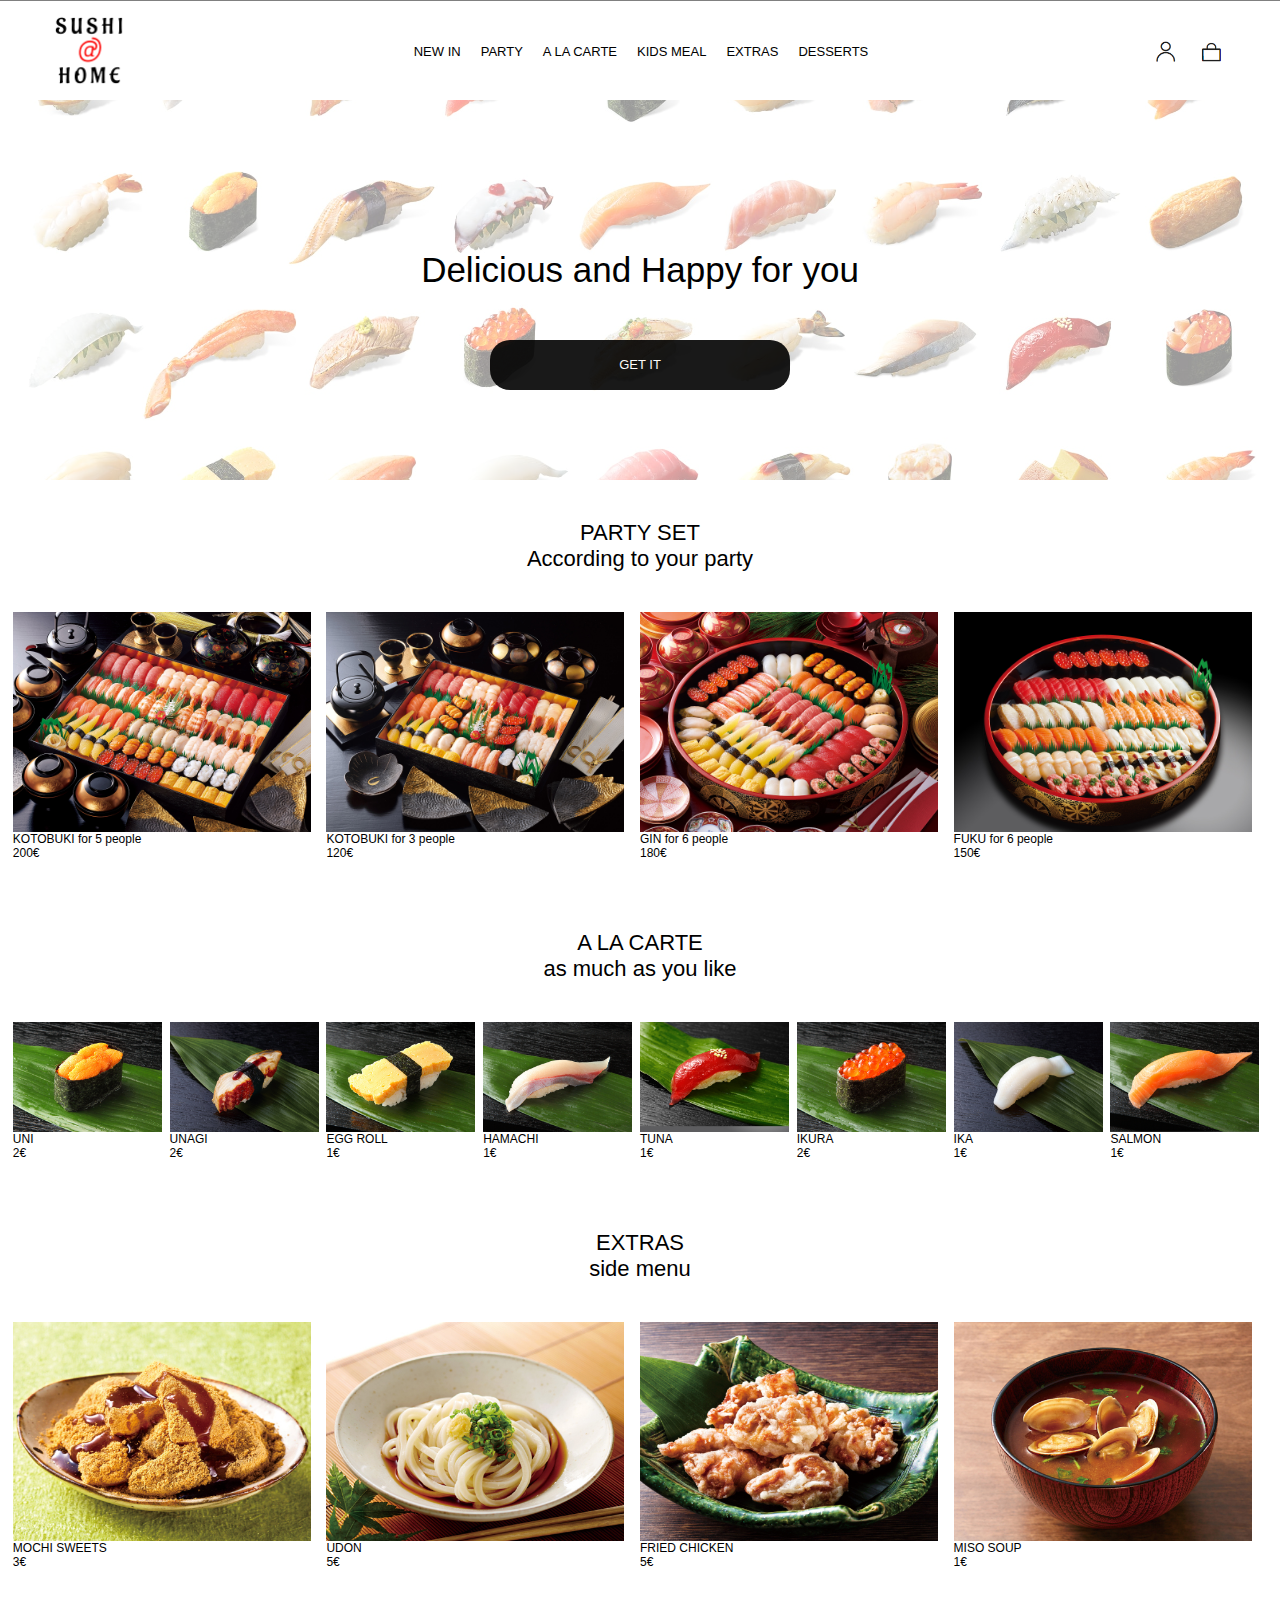
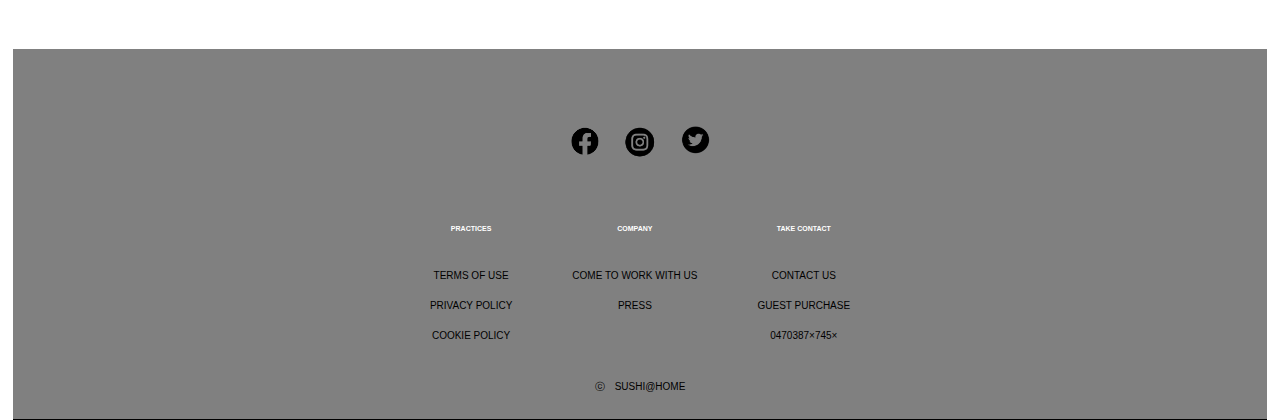
<file: index.html>
<!DOCTYPE <!DOCTYPE html>
<html lang="ja">
<head>
    <meta charset="utf-8">
    <meta http-equiv="X-UA-Compatible" content="IE=edge">
    <title>SUSHI@HOME</title>
    <link rel="stylesheet" href="css/style.css">
    <meta name="viewport" content="width=device-width, initial-scale=1.0">
</head>
<body>
<header class="header">
    <div class="site">
        <a href="./index2.html"><h1></h1></a>
    </div>
    <nav class="nav">
        <ul>
            <li><a href="#">NEW IN</a></li>
            <li><a href="#">PARTY</a></li>
            <li><a href="#">A LA CARTE</a></li>
            <li><a href="#">KIDS MEAL</a></li>
            <li><a href="#">EXTRAS</a></li>
            <li><a href="#">DESSERTS</a></li>
        </ul>
    </nav>
    <div class="icon">
        <h1></h1>
        <h2></h2>
    </div>
</header>
    <div class="hero">
        <p class="first-sentence">Delicious and Happy for you</p>
        <a class="btn" href="./shoppingcart3.html">GET IT</a>
    </div>
    <div class="menu">
        <p class="menu-sentence">PARTY SET<br>According to your party</p>
    </div>
<main class="main-content">
    <sention class="main-left">
        <div class="sushi1">
            <a href="./itemdetail.html">
                <div class="pic1"><img src="./image/握り/kotobuki5.jpg"></div>
                <p>KOTOBUKI for 5 people<br>200€</p>       
            </a>
        </div>
        <div class="sushi2">
            <a href="#">
                <div class="pic2"><img src="./image/握り/kotobuki3.jpg"></div>
                <p>KOTOBUKI for 3 people<br>120€</p>   
            </a>
        </div>
    </sention>
    <sention class="main-right">
        <div class="sushi3">
            <a href="#">
                <div class="pic3"><img src="./image/握り/gin for 6.jpg"></div>
                <p>GIN for 6 people<br>180€</p>      
            </a>
        </div>
        <div class="sushi4">
            <a href="#">
                <div class="pic4"><img src="./image/握り/fuku6.jpg"></div>
                <p>FUKU for 6 people<br>150€</p>     
            </a>
        </div>
    </sention>
</main>
<div class="menu">
    <p class="menu-sentence">A LA CARTE<br>as much as you like</p>
</div>
<main class="main-content">
    <sention class="main-left">
        <div class="sushi1">
            <a href="#">
                <div class="pic1"><img src="./image/握り/uni.jpg"></div>
                <p>UNI<br>2€</p>       
            </a>
        </div>
        <div class="sushi2">
            <a href="#">
                <div class="pic2"><img src="./image/握り/unagi.jpg"></div>
                <p>UNAGI<br>2€</p>       
            </a>
        </div>
    </sention>
    <sention class="main-right">
        <div class="sushi3">
            <a href="#">
                <div class="pic3"><img src="./image/握り/tamago.jpg"></div>
                <p>EGG ROLL<br>1€</p>       
            </a>
        </div>
        <div class="sushi4">
            <a href="#">
                <div class="pic4"><img src="./image/握り/hamati.jpg"></div>
                <p>HAMACHI<br>1€</p>       
            </a>
        </div>
    </sention>
    <sention class="main-left">
        <div class="sushi1">
            <a href="#">
                <div class="pic1"><img src="./image/握り/dukemaguro.jpg"></div>
                <p>TUNA<br>1€</p>      
            </a>
        </div>
        <div class="sushi2">
            <a href="#">
                <div class="pic2"><img src="./image/握り/ikura.jpg"></div>
                <p>IKURA<br>2€</p>       
            </a>
        </div>
    </sention>
    <sention class="main-right">
        <div class="sushi3">
            <a href="#">
                <div class="pic3"><img src="./image/握り/maika.jpg"></div>
                <p>IKA<br>1€</p>       
            </a>
        </div>
        <div class="sushi4">
            <a href="#">
                <div class="pic4"><img src="./image/握り/sa-mon.jpg"></div>
                <p>SALMON<br>1€</p>       
            </a>
        </div>
    </sention>
</main>
<div class="menu">
    <p class="menu-sentence">EXTRAS<br>side menu</p>
</div>
<main class="main-content">
    <sention class="main-left">
        <div class="sushi1">
            <a href="#">
                <div class="pic1"><img src="./image/warabimoti.jpg"></div>
                <p>MOCHI SWEETS<br>3€</p>      
            </a>
        </div>
        <div class="sushi2">
            <a href="#">
                <div class="pic2"><img src="./image/udon.jpg"></div>
                <p>UDON<br>5€</p>       
            </a>
        </div>
    </sention>
    <sention class="main-right">
        <div class="sushi3">
            <a href="#">
                <div class="pic3"><img src="./image/karaage.jpg"></div>
                <p>FRIED CHICKEN<br>5€</p>       
            </a>
        </div>
        <div class="sushi4">
            <a href="#">
                <div class="pic4"><img src="./image/akadasi.jpg"></div>
                <p>MISO SOUP<br>1€</p>       
            </a>
        </div>
    </sention>
</main>
<footer class="site-footer">
    <div class="footer-company-socialmedia">
        <div>
            <div class="nav-footer-socialmedia">
                  <div><li class="nav-item-1"><a href="#"></a></li></div>
                  <div><li class="nav-item-2"><a href="#"></a></li></div>
                  <div><li class="nav-item-3"><a href="#"></a></li></div>
            </div>
        </div>
    </div>
    <div class="footer-company-introduce">
        <div>
            <h4>PRACTICES</h4>
            <nav class="nav-footer">
                <ul class="nav__wrapper">
                  <li class="nav__item"><a href="#">TERMS OF USE</a></li>
                  <li class="nav__item"><a href="#">PRIVACY POLICY</a></li>
                  <li class="nav__item"><a href="#">COOKIE POLICY</a></li>
                </ul>
              </nav>
        </div>
        <div>
            <h4>COMPANY</h4>
            <nav class="nav-footer">
                <ul class="nav__wrapper">
                  <li class="nav__item"><a href="#">COME TO WORK WITH US</a></li>
                  <li class="nav__item"><a href="#">PRESS</a></li>
                </ul>
            </nav>
        </div>      
        <div>
            <h4>TAKE CONTACT</h4>
            <nav class="nav-footer">
                <ul class="nav__wrapper">
                  <li class="nav__item"><a href="#">CONTACT US</a></li>
                  <li class="nav__item"><a href="#">GUEST PURCHASE</a></li>
                  <li class="nav__item"><a href="#">0470387×745×</a></li>
                </ul>
              </nav>
        </div>
    </div>
    <a href="#" class="brand">ⓒ　SUSHI@HOME</a>
</footer>
</body>
</html>
</file>
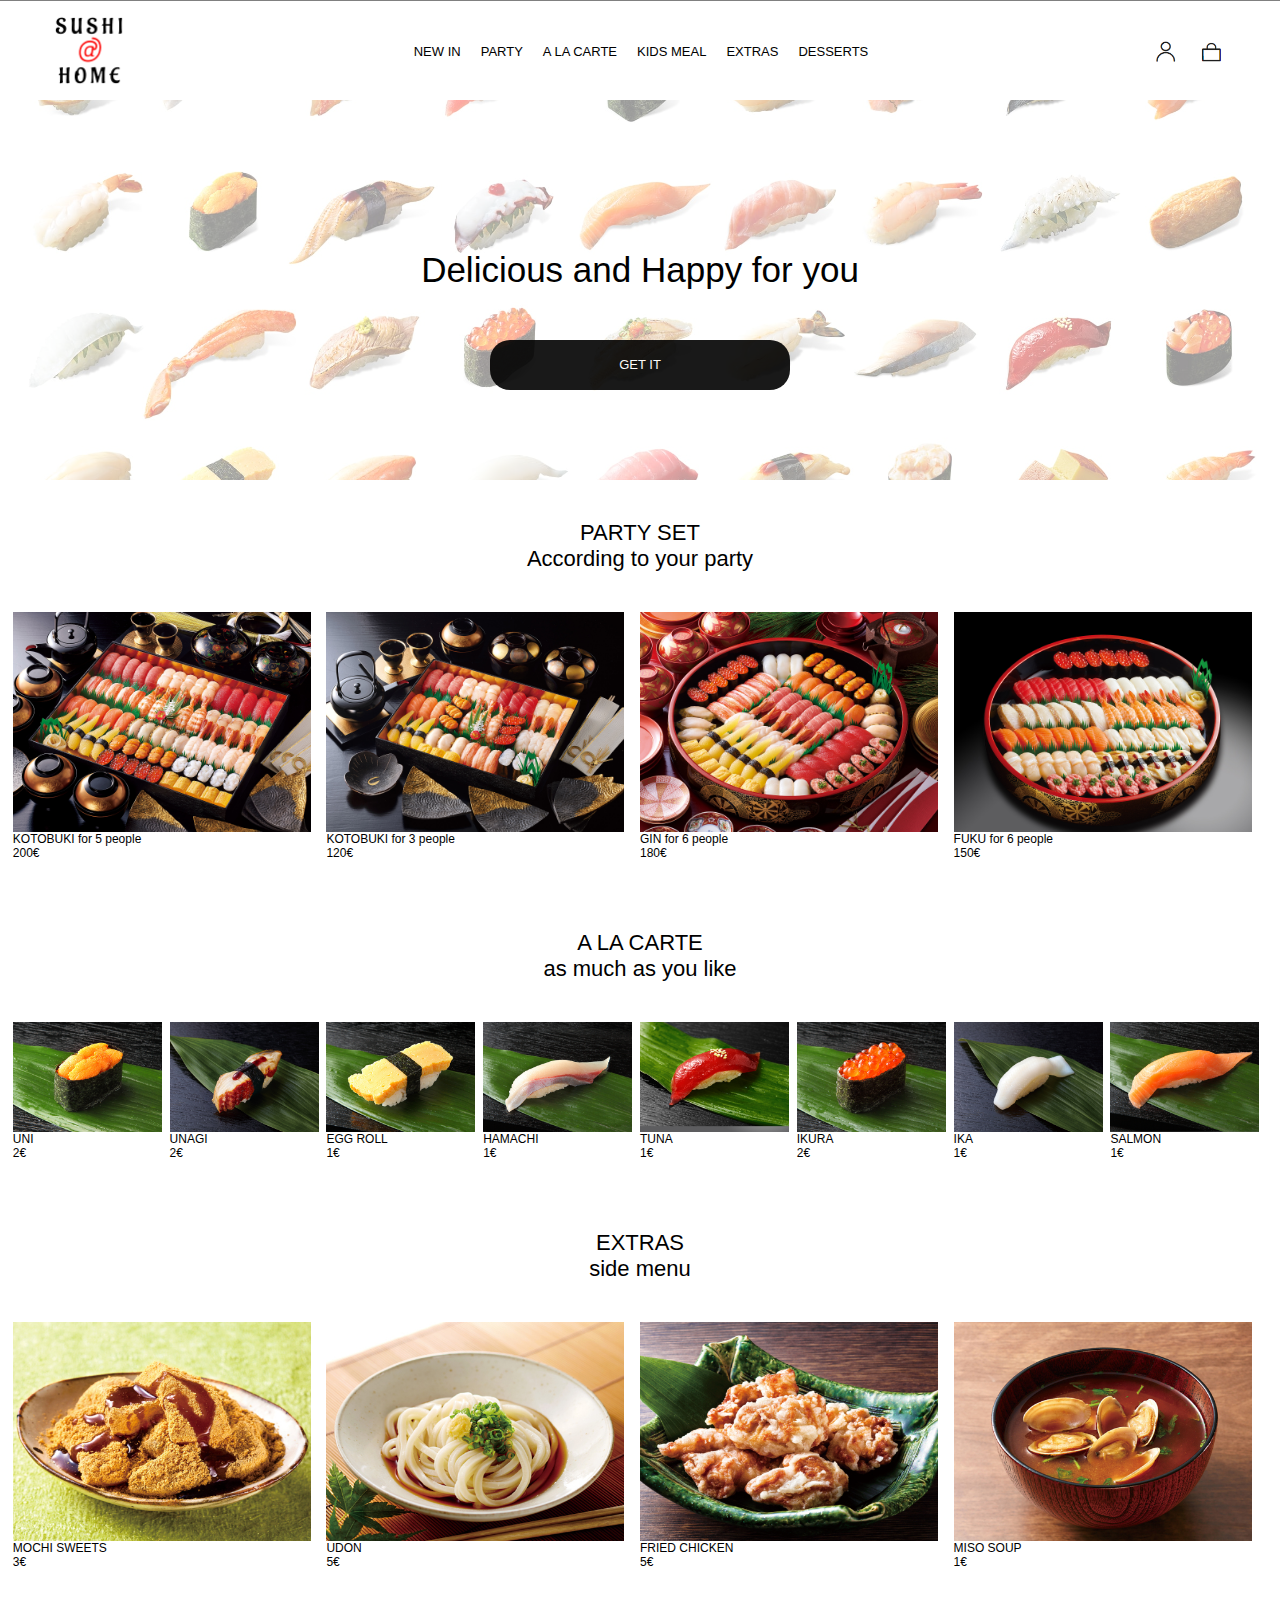
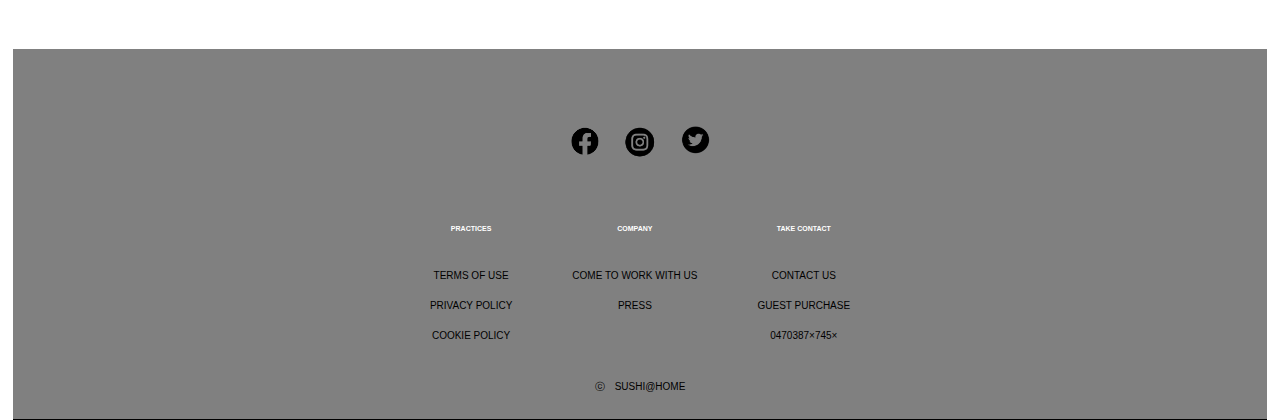
<file: index2.html>
<!DOCTYPE <!DOCTYPE html>
<html lang="ja">
<head>
    <meta charset="utf-8">
    <meta http-equiv="X-UA-Compatible" content="IE=edge">
    <title>SUSHI@HOME</title>
    <link rel="stylesheet" href="css/style.css">
    <meta name="viewport" content="width=device-width, initial-scale=1.0">
</head>
<body>
<header class="header">
    <div class="site">
        <h1></h1>
    </div>
    <nav class="nav">
        <ul>
            <li><a href="#">NEW IN</a></li>
            <li><a href="#">PARTY</a></li>
            <li><a href="#">A LA CARTE</a></li>
            <li><a href="#">KIDS MEAL</a></li>
            <li><a href="#">EXTRAS</a></li>
            <li><a href="#">DESSERTS</a></li>
        </ul>
    </nav>
    <div class="icon">
        <h1></h1>
        <h2></h2>
    </div>
</header>
    <div class="hero">
        <p class="first-sentence">Delicious and Happy for you</p>
        <a class="btn">GET IT</a>
    </div>
    <div class="menu">
        <p class="menu-sentence">PARTY SET<br>According to your party</p>
    </div>
<main class="main-content">
    <sention class="main-left">
        <div class="sushi1">
            <a href="#">
                <div class="pic1"><img src="./image/握り/kotobuki5.jpg"></div>
                <p>KOTOBUKI for 5 people<br>200€</p>       
            </a>
        </div>
        <div class="sushi2">
            <a href="#">
                <div class="pic2"><img src="./image/握り/kotobuki3.jpg"></div>
                <p>KOTOBUKI for 3 people<br>120€</p>   
            </a>
        </div>
    </sention>
    <sention class="main-right">
        <div class="sushi3">
            <a href="#">
                <div class="pic3"><img src="./image/握り/gin for 6.jpg"></div>
                <p>GIN for 6 people<br>180€</p>      
            </a>
        </div>
        <div class="sushi4">
            <a href="#">
                <div class="pic4"><img src="./image/握り/fuku6.jpg"></div>
                <p>FUKU for 6 people<br>150€</p>     
            </a>
        </div>
    </sention>
</main>
<div class="menu">
    <p class="menu-sentence">A LA CARTE<br>as much as you like</p>
</div>
<main class="main-content">
    <sention class="main-left">
        <div class="sushi1">
            <a href="#">
                <div class="pic1"><img src="./image/握り/uni.jpg"></div>
                <p>UNI<br>2€</p>       
            </a>
        </div>
        <div class="sushi2">
            <a href="#">
                <div class="pic2"><img src="./image/握り/unagi.jpg"></div>
                <p>UNAGI<br>2€</p>       
            </a>
        </div>
    </sention>
    <sention class="main-right">
        <div class="sushi3">
            <a href="#">
                <div class="pic3"><img src="./image/握り/tamago.jpg"></div>
                <p>EGG ROLL<br>1€</p>       
            </a>
        </div>
        <div class="sushi4">
            <a href="#">
                <div class="pic4"><img src="./image/握り/hamati.jpg"></div>
                <p>HAMACHI<br>1€</p>       
            </a>
        </div>
    </sention>
    <sention class="main-left">
        <div class="sushi1">
            <a href="#">
                <div class="pic1"><img src="./image/握り/dukemaguro.jpg"></div>
                <p>TUNA<br>1€</p>      
            </a>
        </div>
        <div class="sushi2">
            <a href="#">
                <div class="pic2"><img src="./image/握り/ikura.jpg"></div>
                <p>IKURA<br>2€</p>       
            </a>
        </div>
    </sention>
    <sention class="main-right">
        <div class="sushi3">
            <a href="#">
                <div class="pic3"><img src="./image/握り/maika.jpg"></div>
                <p>IKA<br>1€</p>       
            </a>
        </div>
        <div class="sushi4">
            <a href="#">
                <div class="pic4"><img src="./image/握り/sa-mon.jpg"></div>
                <p>SALMON<br>1€</p>       
            </a>
        </div>
    </sention>
</main>
<div class="menu">
    <p class="menu-sentence">EXTRAS<br>side menu</p>
</div>
<main class="main-content">
    <sention class="main-left">
        <div class="sushi1">
            <a href="#">
                <div class="pic1"><img src="./image/warabimoti.jpg"></div>
                <p>MOCHI SWEETS<br>3€</p>      
            </a>
        </div>
        <div class="sushi2">
            <a href="#">
                <div class="pic2"><img src="./image/udon.jpg"></div>
                <p>UDON<br>5€</p>       
            </a>
        </div>
    </sention>
    <sention class="main-right">
        <div class="sushi3">
            <a href="#">
                <div class="pic3"><img src="./image/karaage.jpg"></div>
                <p>FRIED CHICKEN<br>5€</p>       
            </a>
        </div>
        <div class="sushi4">
            <a href="#">
                <div class="pic4"><img src="./image/akadasi.jpg"></div>
                <p>MISO SOUP<br>1€</p>       
            </a>
        </div>
    </sention>
</main>
<footer class="site-footer">
    <div class="footer-company-socialmedia">
        <div>
            <div class="nav-footer-socialmedia">
                  <div><li class="nav-item-1"><a href="#"></a></li></div>
                  <div><li class="nav-item-2"><a href="#"></a></li></div>
                  <div><li class="nav-item-3"><a href="#"></a></li></div>
            </div>
        </div>
    </div>
    <div class="footer-company-introduce">
        <div>
            <h4>PRACTICES</h4>
            <nav class="nav-footer">
                <ul class="nav__wrapper">
                  <li class="nav__item"><a href="#">TERMS OF USE</a></li>
                  <li class="nav__item"><a href="#">PRIVACY POLICY</a></li>
                  <li class="nav__item"><a href="#">COOKIE POLICY</a></li>
                </ul>
              </nav>
        </div>
        <div>
            <h4>COMPANY</h4>
            <nav class="nav-footer">
                <ul class="nav__wrapper">
                  <li class="nav__item"><a href="#">COME TO WORK WITH US</a></li>
                  <li class="nav__item"><a href="#">PRESS</a></li>
                </ul>
            </nav>
        </div>      
        <div>
            <h4>TAKE CONTACT</h4>
            <nav class="nav-footer">
                <ul class="nav__wrapper">
                  <li class="nav__item"><a href="#">CONTACT US</a></li>
                  <li class="nav__item"><a href="#">GUEST PURCHASE</a></li>
                  <li class="nav__item"><a href="#">0470387×745×</a></li>
                </ul>
              </nav>
        </div>
    </div>
    <a href="#" class="brand">ⓒ　SUSHI@HOME</a>
</footer>
</body>
</html>
</file>
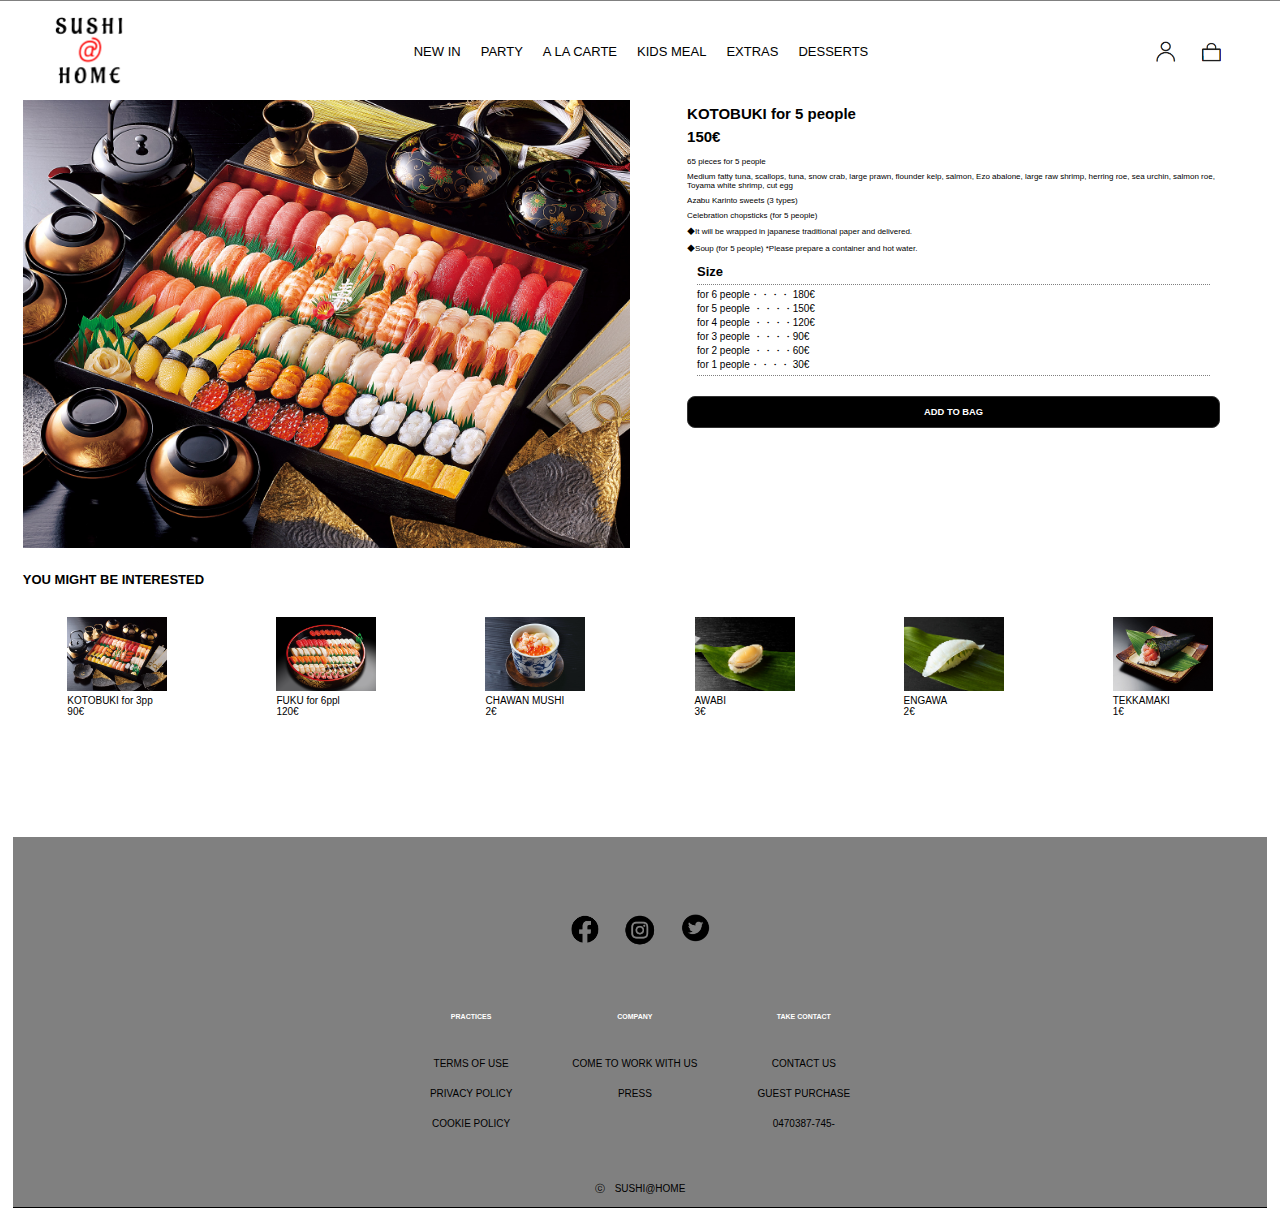
<file: itemdetail.html>
<!DOCTYPE html>
<html lang="ja">
<head>
    <meta charset="UTF-8">
    <meta http-equiv="X-UA-Compatible" content="IE=edge">
    <meta name="viewport" content="width=device-width, initial-scale=1.0">
    <title>itemdetail</title>
    <meta name="description" content="Welcome to Japan">
    <link rel="stylesheet" href="css/style.css">
</head>
<body>
    <header class="header">
        <div class="site">
            <a href="./index.html"><h1></h1></a>
        </div>
        <nav class="nav">
            <ul>
                <li><a href="#">NEW IN</a></li>
                <li><a href="#">PARTY</a></li>
                <li><a href="#">A LA CARTE</a></li>
                <li><a href="#">KIDS MEAL</a></li>
                <li><a href="#">EXTRAS</a></li>
                <li><a href="#">DESSERTS</a></li>
            </ul>
        </nav>
        <div class="icon">
            <h1></h1>
            <h2></h2>
        </div>
    </header>
    <main class="mainmenu">
        <section class="menu-main-left">
            <section class="menu-left-content">
                <div class="top-menu"><img src="./image/握り/kotobukibig5.jpg"></div>
            </section>
        </section>
        <section class="menu-main-right">
            <div class="menu-right-content">
                <h2>KOTOBUKI for 5 people</h2>
                <h2>150€</h2>
                <p>65 pieces for 5 people</p>
                <p>Medium fatty tuna, scallops, tuna, snow crab, large prawn, flounder kelp, salmon, Ezo abalone, large raw shrimp, herring roe, sea urchin, salmon roe, Toyama white shrimp, cut egg</p>
                <p>Azabu Karinto sweets (3 types)</p>
                <p>Celebration chopsticks (for 5 people)</p>
                <p>◆It will be wrapped in japanese traditional paper and delivered.</p>
                <p>◆Soup (for 5 people) *Please prepare a container and hot water.</p>
                    <div class="content-size">
                        <h3>Size</h3>
                        <ul>
                            <li class="top"><a href="#">for 6 people・・・・ 180€</li>
                            <li><a href="#">for 5 people ・・・・150€</li>
                            <li><a href="#">for 4 people ・・・・120€</a></li>
                            <li><a href="#">for 3 people ・・・・90€</a></li>
                            <li><a href="#">for 2 people ・・・・60€</a></li>
                            <li class="down"><a href="#">for 1 people・・・・ 30€</a></li>
                        </ul>
                    </div>
                    <a href="./shoppingcart3.html">
                        <div class="add-to-bag">
                            <h3>ADD TO BAG</h3>
                        </div>
                    </a>
            </div>
        </section>
    </main>
    <h3 class="content-interested-h3">YOU MIGHT BE INTERESTED</h3>
    <div class="content-interested">
        <a href="#">
            <div class="menu-list">
                <div class="menuimg">
                    <img src="./image/握り/kotobuki3.jpg">
                </div>
            </div>
            <p class="menuing-p">KOTOBUKI for 3pp<br>90€</p>
        </a>
        <a href="#">
            <div class="menu-list">
                <div class="menuimg">
                    <img src="./image/握り/fuku6.jpg">
                </div>
            </div>
            <p class="menuing-p">FUKU for 6ppl<br>120€</p>
        </a>
        <a href="#">
            <div class="menu-list">
                <div class="menuimg">
                    <img src="./image/eggpudding.jpg">
                </div>
            </div>
            <p class="menuing-p">CHAWAN MUSHI<br>2€</p>
        </a>
        <a href="#">
            <div class="menu-list">
                <div class="menuimg">
                    <img src="./image/握り/awabi.jpg">
                </div>
            </div>
                <p class="menuing-p">AWABI<br>3€</p>
        </a>
        <a href="#">
            <div class="menu-list">
                <div class="menuimg">
                    <img src="./image/握り/engawa.jpg">
                </div>
            </div>
                <p class="menuing-p">ENGAWA<br>2€</p>
        </a>
        <a href="#">
            <div class="menu-list">
                <div class="menuimg">
                    <img src="./image/握り/tekkamakinegi.jpg">
                </div>
            </div>
                <p class="menuing-p">TEKKAMAKI<br>1€</p>
        </a>
    </div>
    <footer class="site-footer">
        <div class="footer-company-socialmedia">
            <div>
                <div class="nav-footer-socialmedia">
                      <div><li class="nav-item-1"><a href="#"></a></li></div>
                      <div><li class="nav-item-2"><a href="#"></a></li></div>
                      <div><li class="nav-item-3"><a href="#"></a></li></div>
                </div>
            </div>
        </div>
        <div class="footer-company-introduce">
            <div>
                <h4>PRACTICES</h4>
                <nav class="nav-footer">
                    <ul class="nav__wrapper">
                      <li class="nav__item"><a href="#">TERMS OF USE</a></li>
                      <li class="nav__item"><a href="#">PRIVACY POLICY</a></li>
                      <li class="nav__item"><a href="#">COOKIE POLICY</a></li>
                    </ul>
                  </nav>
            </div>
            <div>
                <h4>COMPANY</h4>
                <nav class="nav-footer">
                    <ul class="nav__wrapper">
                      <li class="nav__item"><a href="#">COME TO WORK WITH US</a></li>
                      <li class="nav__item"><a href="#">PRESS</a></li>
                    </ul>
                </nav>
            </div>      
            <div>
                <h4>TAKE CONTACT</h4>
                <nav class="nav-footer">
                    <ul class="nav__wrapper">
                      <li class="nav__item"><a href="#">CONTACT US</a></li>
                      <li class="nav__item"><a href="#">GUEST PURCHASE</a></li>
                      <li class="nav__item"><a href="#">0470387-745-</a></li>
                    </ul>
                  </nav>
            </div>
        </div>
        <a href="#" class="brand">ⓒ　SUSHI@HOME </a>
    </footer>
</body>
</html>
</file>
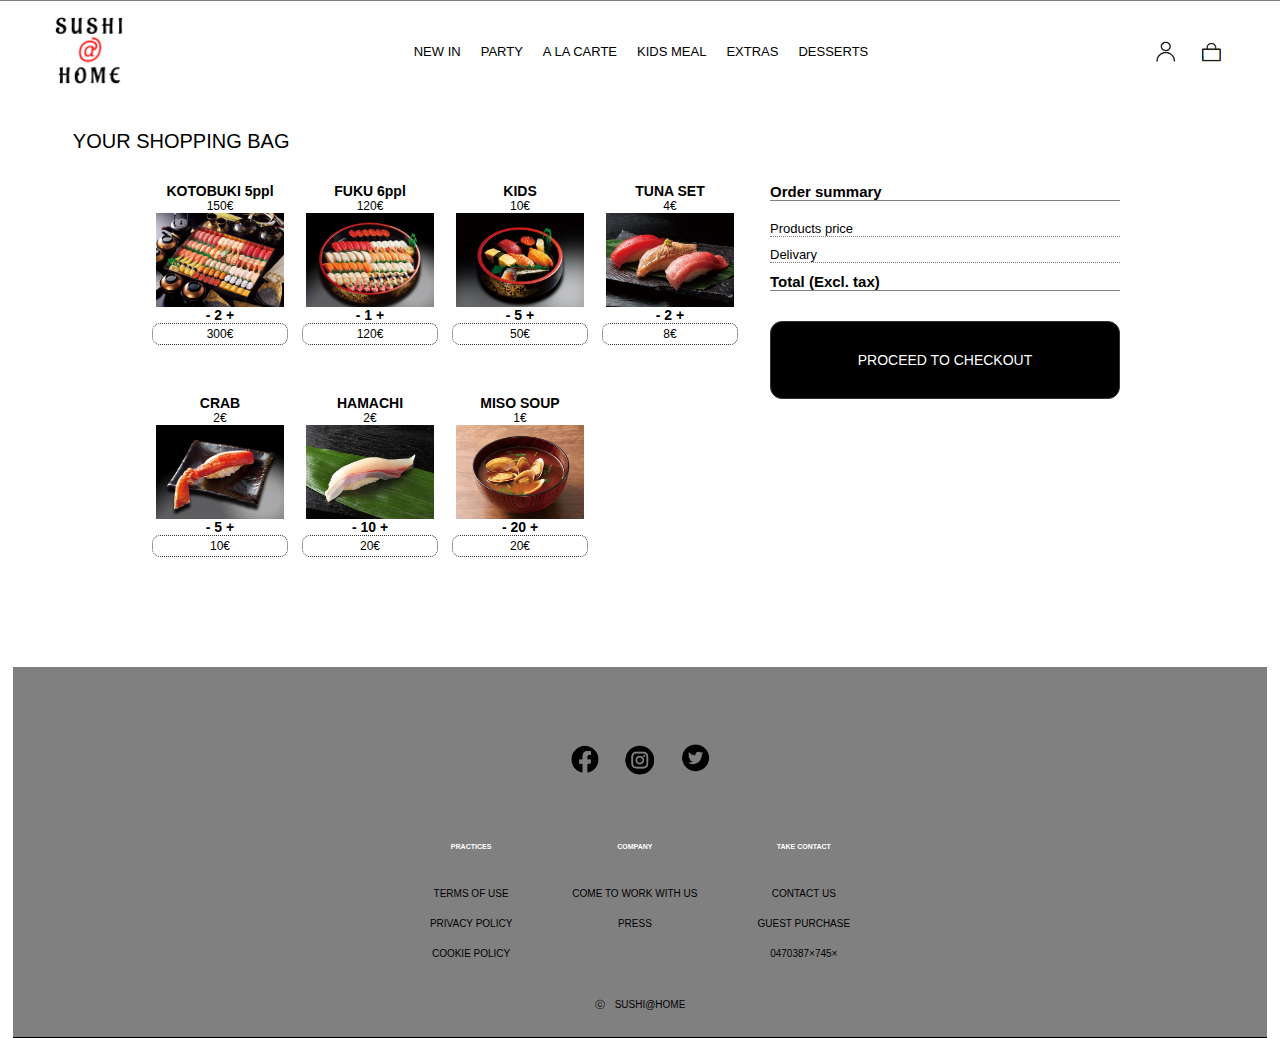
<file: shoppingcart3.html>
<!DOCTYPE <!DOCTYPE html>
<html lang="ja">
<head>
    <meta charset="utf-8">
    <meta http-equiv="X-UA-Compatible" content="IE=edge">
    <title>shopping bag</title>
    <link rel="stylesheet" href="css/style.css">
    <meta name="viewport" content="width=device-width, initial-scale=1.0">
</head>
<body>
    <header class="header">
        <div class="site">
            <h1></h1>
        </div>
        <nav class="nav">
            <ul>
                <li><a href="#">NEW IN</a></li>
                <li><a href="#">PARTY</a></li>
                <li><a href="#">A LA CARTE</a></li>
                <li><a href="#">KIDS MEAL</a></li>
                <li><a href="#">EXTRAS</a></li>
                <li><a href="#">DESSERTS</a></li>
            </ul>
        </nav>
        <div class="icon">
            <h1></h1>
            <h2></h2>
        </div>
    </header>
    <p class="shoppingbag-top">YOUR SHOPPING BAG</p>
    <div class="container">
        <div class="item01">
            <div class="item-alot">
                <div class="item-alot-child">
                    <h2>KOTOBUKI 5ppl</h2>
                    <div class="each-price">150€</div>
                    <img src="./image/握り/kotobukibig5.jpg">
                    <h3>-  2  +</h3>
                    <p>300€</p>
                </div>
                <div class="item-alot-child">
                    <h2>FUKU 6ppl</h2>
                    <div class="each-price">120€</div>
                    <img src="./image/握り/fuku6.jpg">
                    <h3>-  1  +</h3>
                    <p>120€</p>
                </div>
                <div class="item-alot-child">
                    <h2>KIDS</h2>
                    <div class="each-price">10€</div>
                    <img src="./image/握り/kids lunch.jpg">
                    <h3>-  5  +</h3>
                    <p>50€</p>
                </div>
                <div class="item-alot-child">
                    <h2>TUNA SET</h2>
                    <div class="each-price">4€</div>
                    <img src="./image/握り/tuna.jpg">
                    <h3>-  2  +</h3>
                    <p>8€</p>
                </div>
                <div class="item-alot-child">
                    <h2>CRAB</h2>
                    <div class="each-price">2€</div>
                    <img src="./image/握り/zuwaigani.jpg">
                    <h3>-  5  +</h3>
                    <p>10€</p>
                </div>
                <div class="item-alot-child">
                    <h2>HAMACHI</h2>
                    <div class="each-price">2€</div>
                    <img src="./image/握り/hamati.jpg">
                    <h3>-  10  +</h3>
                    <p>20€</p>
                </div>
                <div class="item-alot-child">
                    <h2>MISO SOUP</h2>
                    <div class="each-price">1€</div>
                    <img src="./image/akadasi.jpg">
                    <h3>-  20  +</h3>
                    <p>20€</p>
                </div>
            </div>
        </div>
        <div class="item02">
            <aside>
                <h2>Order summary</h2>
                <ul>
                    <li>Products price</li>
                    <li>Delivary</li>
                </ul>
                <h2>Total (Excl. tax)</h2>
                <div class="checkout">
                    <p>PROCEED TO CHECKOUT</p>
                </div>
            </aside>
        </div>
    </div>
    <footer class="site-footer">
        <div class="footer-company-socialmedia">
            <div>
                <div class="nav-footer-socialmedia">
                    <div><li class="nav-item-1"><a href="#"></a></li></div>
                    <div><li class="nav-item-2"><a href="#"></a></li></div>
                    <div><li class="nav-item-3"><a href="#"></a></li></div>
                </div>
            </div>
        </div>
        <div class="footer-company-introduce">
            <div>
                <h4>PRACTICES</h4>
                <nav class="nav-footer">
                    <ul class="nav__wrapper">
                    <li class="nav__item"><a href="#">TERMS OF USE</a></li>
                    <li class="nav__item"><a href="#">PRIVACY POLICY</a></li>
                    <li class="nav__item"><a href="#">COOKIE POLICY</a></li>
                    </ul>
                </nav>
            </div>
            <div>
                <h4>COMPANY</h4>
                <nav class="nav-footer">
                    <ul class="nav__wrapper">
                    <li class="nav__item"><a href="#">COME TO WORK WITH US</a></li>
                    <li class="nav__item"><a href="#">PRESS</a></li>
                    </ul>
                </nav>
            </div>      
            <div>
                <h4>TAKE CONTACT</h4>
                <nav class="nav-footer">
                    <ul class="nav__wrapper">
                    <li class="nav__item"><a href="#">CONTACT US</a></li>
                    <li class="nav__item"><a href="#">GUEST PURCHASE</a></li>
                    <li class="nav__item"><a href="#">0470387×745×</a></li>
                    </ul>
                </nav>
            </div>
        </div>
        <a href="#" class="brand">ⓒ　SUSHI@HOME</a>
    </footer>
</body>
</html>
</file>
<file: css/style.css>
@charset "UTF-8";

/* reset css*/
body,h1,h2,h3,h4,h5,h6,p,ul{
    margin: 0;
    padding: 0;
}
/* for all page*/
body{
    padding-top: 80px;/*not to hide*/
    font-size: 16px;
    font-family: sans-serif;
    padding-left: 1%;
    padding-right: 1%;
}
/* header smartphone */
.header{
    border-top: gray 1px solid;
    width: 100%; 
    height: 100px; 
    padding: 20px 50px; 
    box-sizing: border-box; 
    position: fixed; 
    top: 0; 
    left: 0; 
    display: flex; 
    align-items: center;
    text-align: center;
    background-color:#ffffff;
    display: flex;
    justify-content: space-between;
}   
.site h1{
    display: block;
    width: 80px;
    height: 80px;
    background: url(../image/logosushi@home.png);
    background-repeat: no-repeat;
    background-size: contain;
    font-size: 30px;
    align-items: center;
    color: black;
}
.site:hover{
    transform: scale(1.1);
}
.icon{
    display: flex;
}
.icon h1{
    display: block;
    width: 30px;
    height: 30px;
    background: url(../image/logo-login.png);
    background-repeat: no-repeat;
    background-size: contain;
    padding-left: 18px
}
.icon h2{
    display: block;
    width: 30px;
    height: 30px;
    background: url(../image/logo-shoppingbag.png);
    background-repeat: no-repeat;
    background-size: contain;
}
.nav ul{
    display: flex;
    justify-content: space-around;
    list-style: none;
}
.nav li{
    margin: 10px;
}
.nav a{
    font-size: 13px;
    text-decoration: none;
    color: black;
}
nav a:hover{
    opacity: 0.7;
    color: red;
}
/*hero smartphone*/
.hero{
    background-image:url(../image/lot_of_sushi.jpg);
    height: 400px;
    background-position: center;
    background-size: cover;
    text-align: center;
    background-color:rgba(255,255,255,0.6);
    background-blend-mode:lighten;
}
.hero p{
    font-size: 35px;
}
.first-sentence{
    color: black;
    font-size: 50px;
    padding-top :100px;
}
.btn{
    display: inline-block;
    width: 200px;
    height: 50px;
    background-color:black;
    text-align: center;
    line-height: 50px;
    margin-top: 50px;
    border-radius: 10px;
    color: #ffffff;
    opacity: 0.9;
    text-decoration: none;
    font-size: 13px;
}
.btn:hover{
    opacity: 0.6;
    background: red;
}
/*main smartphone*/
.menu-sentence{
    text-align: center;
    font-size: 10px;
    padding-top: 10px;
    padding-bottom: 10px;
    color: black;
}
.main-left{
    display: flex;
    text-align: center;
}
.main-right{
    display: flex;
    text-align: center;
}
.main-content{
    margin-bottom: 30px;
    font-size: 12px;
}
.main-content img{
    width: 95%;
    height: auto;
}
.main-content a{
    text-decoration: none;
    color: black;
    text-align: left;
}
.main-content img:hover{
    opacity: 0.7;
}
.main-content p:hover{
    opacity: 0.7;
}
footer{
    width: 100%;
    text-align: center;
    font-size: 8px;
    background-color: grey;
    height: 270px;
    line-height: 30px;
    color: #ffffff;
}
footer a{
    text-align: center;
    font-size: 10px;
    text-decoration: none;
    color: black;
    line-height: 10px;
}
footer a:hover{
    opacity: 0.5;
}
/*itemdetail page*/
.mainmenu{
    text-align: center;
    background-color:#ffffff;
}
.menu-left-content{
    background-color: #ffffff;
    width: 85%;
    margin: auto;
    padding-top: 20px;
    padding-bottom: 20px;
}
.menu-left-content h2{
    margin-bottom: 10px;
    font-size: 20px;
    text-align: left;
}

.menu-left-content p{
    margin-bottom: 10px;
    margin-bottom: 10px;
    font-size: 10px;
    text-align: left;
}
.top-menu img{
    width: 100%;
    height: auto;
}
.menu-right-content{
    background-color: #ffffff;
    margin: auto;
    width: 85%;
    margin-top: 40px;
    padding-bottom: 20px;
}
.menu-right-content p{
    font-size: 8px;
    padding-top: 6px;
}
.menu-list{
    display: flex;
    align-items: center;
}
.menuing-p{
    color: black;
}
.menuimg img{
    width: 100px;
    height: auto;
}
.menu-list p{
    margin-left: 10px;
    font-size: 13px;
    color: black;
    text-decoration: none;
}
.menu-right-content a{
    text-decoration: none;
    color: black;
    display: block;
}
.menu-right-content a:hover{
    opacity: 0.5;
}
/*hero header for PC*/
@media screen and (min-width: 600px){
.first-sentence{
    font-size: 60px;
    padding-top: 170px;
}
.btn{
    width: 300px;
    border-radius: 20px;
}
}
/*mainmenue PC*/
@media screen and (min-width: 600px){
.menu-sentence{
        font-size: 22px;
        padding-top: 40px;
        padding-bottom: 40px;
}
.main-content{
        display: flex;
}
}
/*footer PC*/
@media screen and (min-width: 600px){
footer{
    border-bottom: black 1px solid;
    display: inline-block;
    text-align: center;
    font-size: 20px;
    padding-top: 50px;
    padding-bottom: 50px;
    margin-top: 50px;
}
.footer-company-socialmedia{
    display: flex;
    justify-content: center;
    font-size: 5px;
}
.nav__wrapper{
    display: flex;
    justify-content: center;
    padding: 15px;
}
.footer-company-socialmedia {
    padding: 15px;
    justify-content: center;
}
.nav-footer-socialmedia{
    display: flex;
    justify-content: center;
    margin-bottom: 30px;
}
.nav-item-1{
    display: block;
    width: 35px;
    height: 35px;
    background: url(../image/logofacebook.png);
    background-repeat: no-repeat;
    background-size: contain;
    margin: 10px
}
.nav-item-2{
    display: block;
    width: 35px;
    height: 35px;
    background: url(../image/logoinsta.png);
    background-repeat: no-repeat;
    background-size: contain;
    margin: 10px
}
.nav-item-3{
    display: block;
    width: 35px;
    height: 35px;
    background: url(../image/logotwitter.png);
    background-repeat: no-repeat;
    background-size: contain;
    margin: 10px
}
.nav__wrapper{
    display: flex;
    flex-flow: column;
}
.footer-company-introduce{
    display: flex;
    justify-content: center;
}
.footer-company-introduce h4{
    font-size: 7px;   
}
.footer-company-introduce nav{
    font-size: 5px;
    padding-top: 3px;
}
.nav-footer{
    display: flex;
    flex-flow: column;
    padding: 15px;
    font-size: 4px;
}
ul{
    list-style: none;
}
}
/*menu detail PC*/
@media screen and (min-width: 600px){
.mainmenu{
    display: flex;
    justify-content: space-around;
}
.menu-main-left{
    width: 50%;
}
.menu-left-content{
    margin-top: 10px;
    padding: 10px;
    width: auto;
}
.menu-right-content{
    margin-top: 10px;
    padding: 20px;
}
.menu-main-right{
    width: 50%;
    display: flex;
    flex-direction: column;
    align-items: left;
}
.menu-right-content{
    text-align: left;
    padding: 10px;
}
.menu-right-content h2{
    margin-top: 5px;
    margin-bottom: 6px;
    width: auto;
    font-size: 15px;
}
.menuing-p{
    font-size: 10px;
    text-align: left;
}
.content-interested{
    display: flex; 
    justify-content: space-around;
    margin-top: 20px;
    margin-bottom: 70px;
    text-align: center;
}
.content-size{
    text-align: left; 
    margin: 10px;
    text-decoration: none;
}
.content-interested a{
    text-decoration: none;
}
.content-interested :hover{
    opacity: 70%;
    color: black;
}
.content-interested-h3{
    padding: 10px;
    font-size: 13px;
}
.content-size h3{
    margin-top: 10px;
    width: auto;
    font-size: 13px;
}
.content-size ul{
    text-decoration: none;
    color: black;
    display: flex;
    flex-direction: column;
    list-style: none;
    width: auto;
    font-size: 10px;
    padding-top: 5px;
    padding-bottom: 5px;
}
.top{
    border-top:dotted gray 1px  ;
    padding-top: 3px;
}
.down{
    border-bottom:dotted gray 1px  ;
    padding-bottom: 3px;
}
.add-to-bag{
    font-size: 8px;
    color: #ffffff;
    text-align: center;
    padding: 10px;
    border: 1px solid #333;
    background: black;
    margin-top: 15px;
    margin-bottom: 15px;
    border-radius: 8px;
}
.add-to-bag:hover{
    opacity: 0.5;
    background-color: red;
}
}
/*shopping bag*/
.shoppingbag-top{
    text-align: left;
    margin-top: 50px;
    font-size: 20px;
    margin-left: 60px;
}
.item-alot{
    display: flex;
    flex-wrap:wrap ;
    justify-content: left;
}
.item-alot-child{
    width: 25%;
    box-sizing: border-box;
    text-align: center;
}
.container{
   
    width: 1000px;
    margin: 10px auto;
    display: flex;
}
.item01 h2{
    font-size: 14px;
}
.item01 h3{   
    font-size: 14px;
}
.item01 h3:hover{
    color: red;  
}
.item01 p{
    font-size: 12px;
    padding: 3px;
    border: 1px dotted #333;
    margin-left: 7px;
    margin-right: 7px;
    border-radius: 8px;
    margin-bottom: 50px;
}
.each-price{
    font-size: 12px;
}
.item01 img{
    width: 85%;
}
.item01 img:hover{
    opacity: 0.5;
}
.item01{
    width: 60%;
    box-sizing: border-box;
    margin: 0px auto;
    display: flex;
    justify-content:space-around;
    padding-top: 20px;
}
.item02{
    width: 35%;
    padding-top: 10px;
    margin: 20px;
    margin-top: 0px;
}
.item02 h2{
    font-size: 15px;
    border-bottom: 1px solid gray;
    padding-top: 10px;
}
.item02 ul{
    list-style: none;
    padding-left: 0px; 
    padding-top: 10px;
    font-size: 13px;
}
.item02 li{
    border-bottom: 1px dotted gray;
    padding-top: 10px;
}

.checkout{
    font-size: 14px;
    color: #ffffff;
    text-align: center;
    padding: 30px;
    border: 1px solid #333;
    background: black;
    margin-top: 30px;
    margin-bottom: 30px;
    border-radius: 12px;
}
.checkout:hover{
    opacity: 0.5;
    background-color: red;
}
</file>
